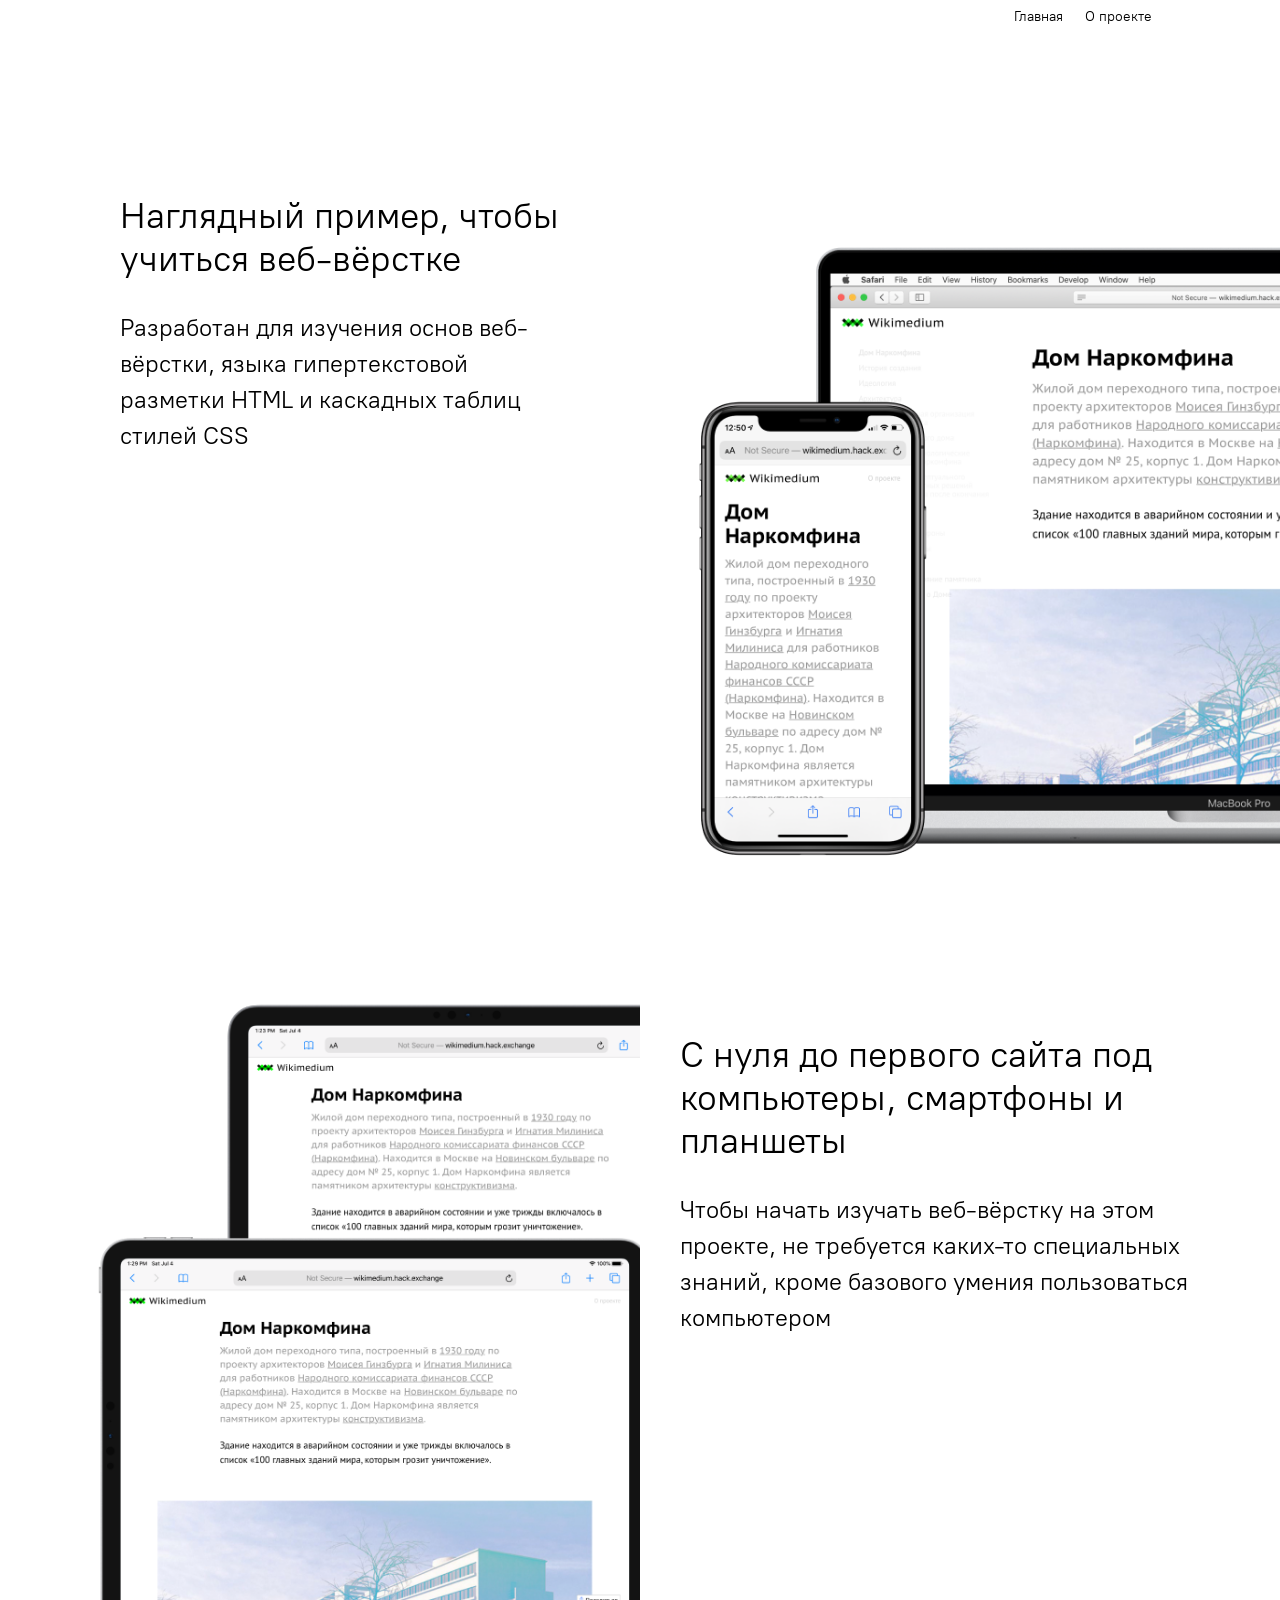
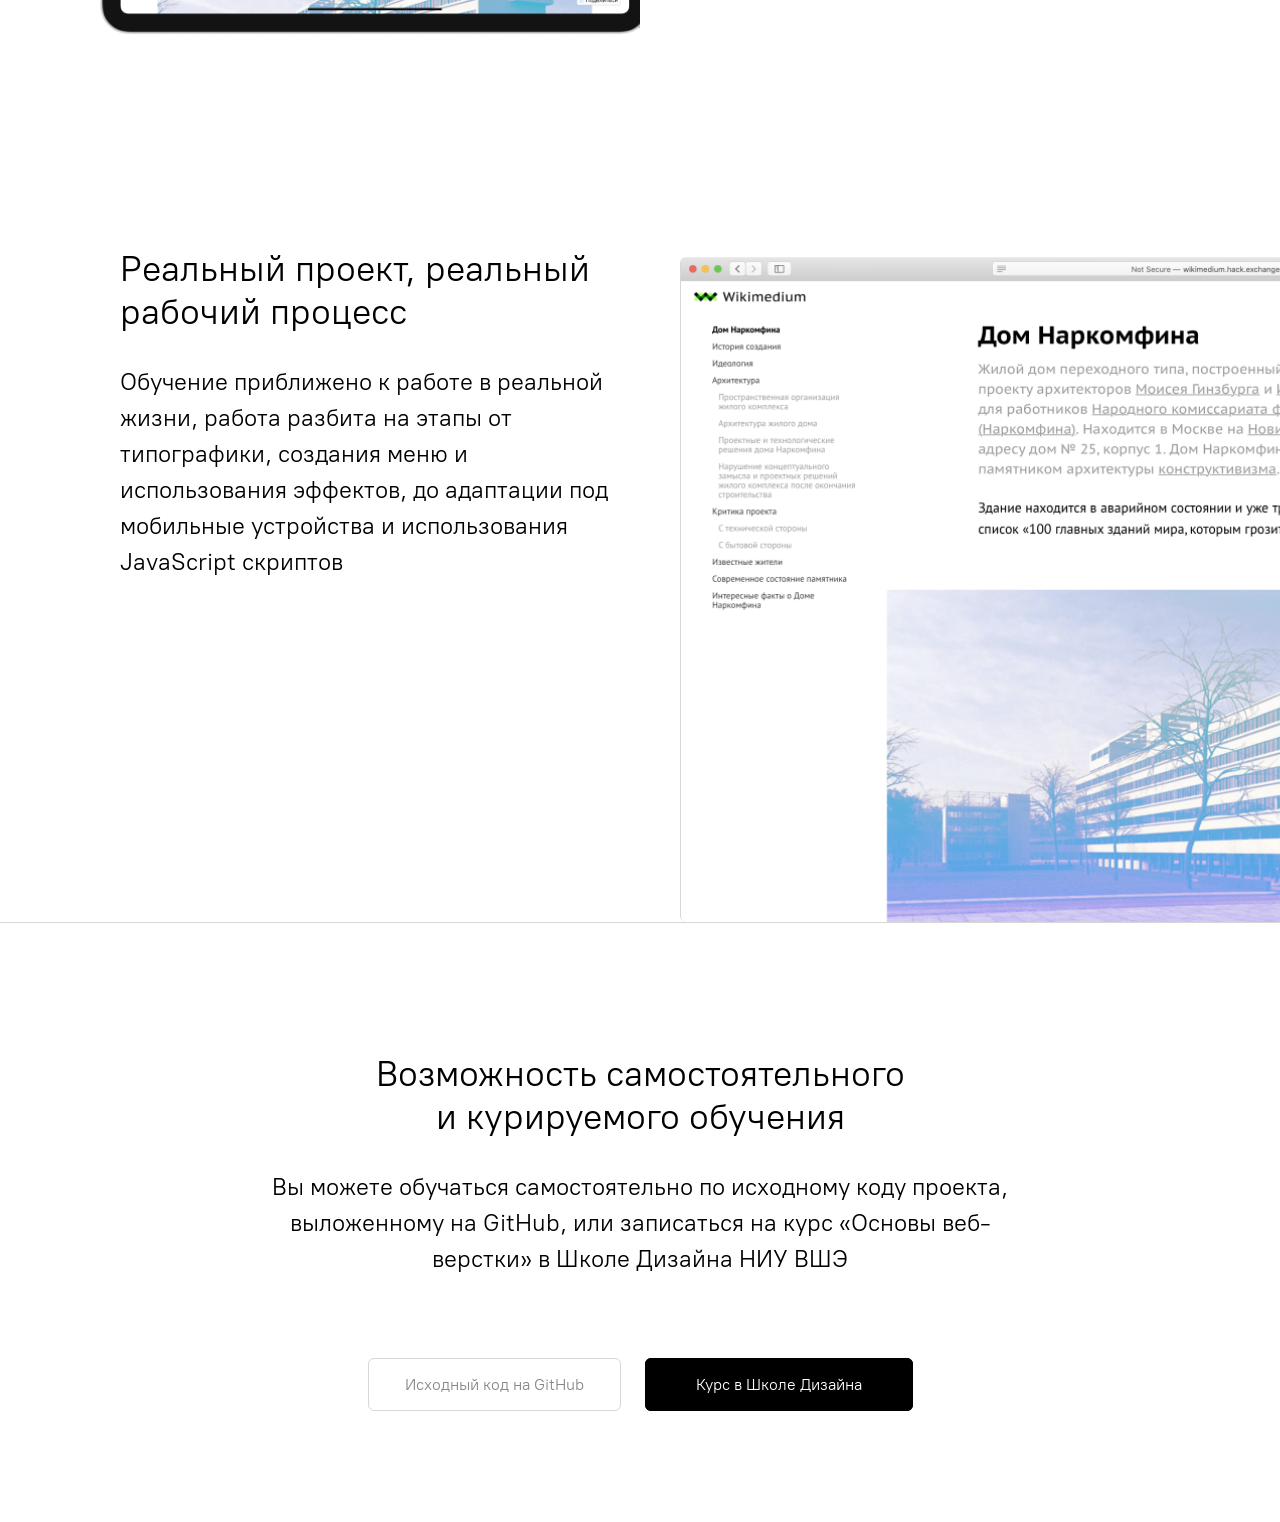
<file: about.html>
<!doctype html>
<html lang="ru">
  <head>
    <meta charset="UTF-8" />
    <meta name="viewport" content="width=device-width, initial-scale=1.0" />
    <title>О проекте</title>
    <link rel="stylesheet" href="stylesheets/style.css" />
    <link rel="icon" href="images/favicon.ico" type="image/x-icon" />
    <link rel="icon" href="images/favicon.png" type="image/png" />
  </head>
  <body>
    <nav class="menubar">
      <a href="index.html">Главная</a>
      <a href="about.html">О проекте</a>
    </nav>

    <main class="about">
      <section class="section-1">
        <div>
          <h2>Наглядный пример, чтобы учиться веб-вёрстке</h2>
          <p>
            Разработан для изучения основ веб-вёрстки, языка гипертекстовой
            разметки HTML и каскадных таблиц стилей CSS
          </p>
        </div>

        <div>
          <img src="images/about1.png" alt="" />
        </div>
      </section>

      <section class="section-2">
        <div>
          <img src="images/about2.png" alt="" />
        </div>

        <div>
          <h2>С нуля до первого сайта под компьютеры, смартфоны и планшеты</h2>
          <p>
            Чтобы начать изучать веб-вёрстку на этом проекте, не требуется
            каких-то специальных знаний, кроме базового умения пользоваться
            компьютером
          </p>
        </div>
      </section>

      <section class="section-3">
        <div>
          <h2>Реальный проект, реальный рабочий процесс</h2>
          <p>
            Обучение приближено к работе в реальной жизни, работа разбита на
            этапы от типографики, создания меню и использования эффектов, до
            адаптации под мобильные устройства и использования JavaScript
            скриптов
          </p>
        </div>

        <div>
          <img src="images/about3.png" alt="" />
        </div>
      </section>
      <section class="section-4">
        <div>
          <h2>Возможность самостоятельного<br />и курируемого обучения</h2>

          <p>
            Вы можете обучаться самостоятельно по исходному коду проекта,
            выложенному на GitHub, или записаться на курс «Основы веб-верстки» в
            Школе Дизайна НИУ ВШЭ
          </p>
        </div>

        <div class="about-links">
          <a
            href="https://github.com/annkomkova/b26ds09"
            class="about-link light"
            >Исходный код на GitHub</a
          >
          <a
            href="https://design.hse.ru/ba/design/programming"
            class="about-link dark"
            >Курс в Школе Дизайна</a
          >
        </div>
      </section>
    </main>
  </body>
</html>
</file>
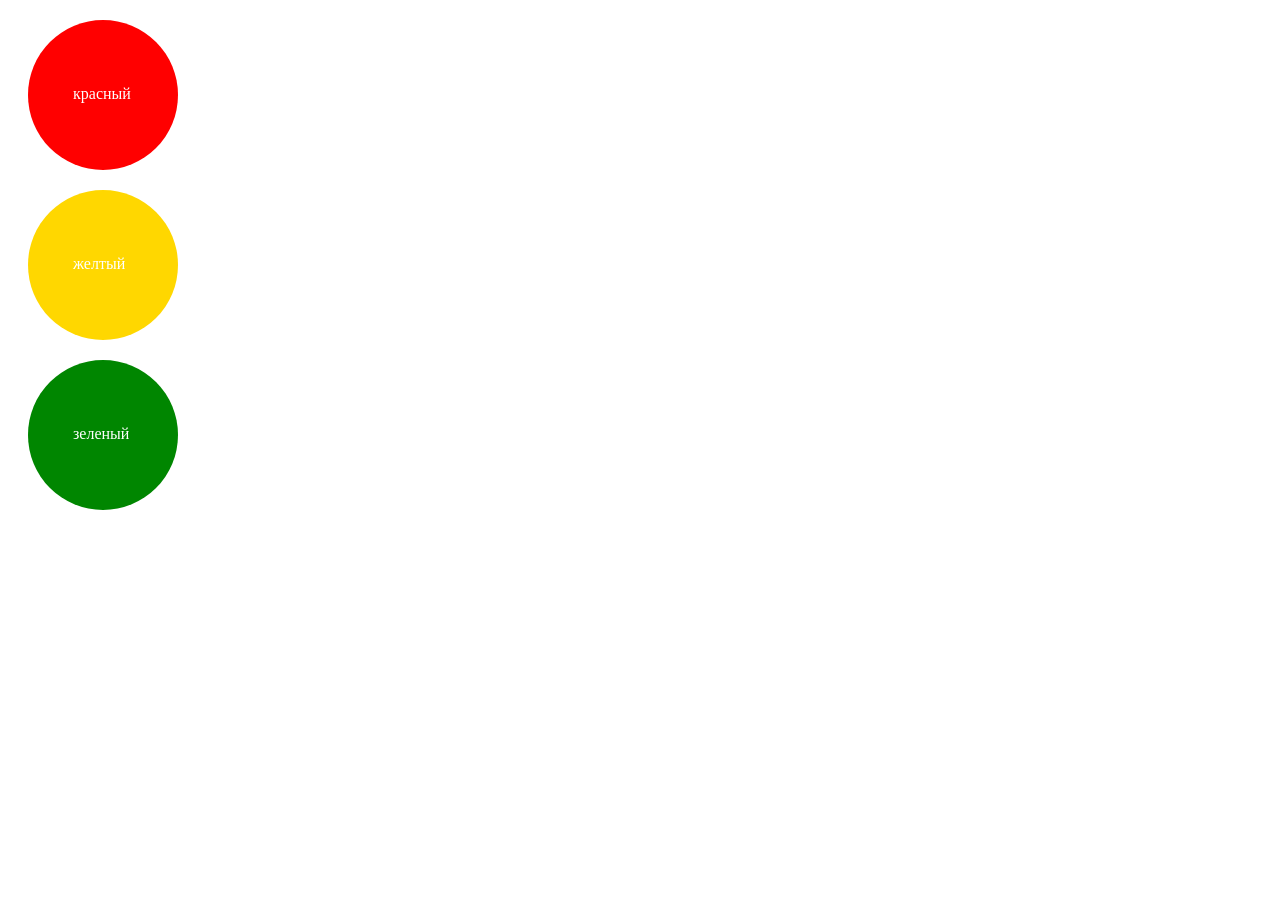
<file: css-base.html>
<!doctype html>
<html lang="en">
  <head>
    <meta charset="UTF-8" />
    <meta name="viewport" content="width=device-width, initial-scale=1.0" />
    <title>Основы CSS</title>
    <style>
      * {
        box-sizing: border-box;
      }
      body {
        color: white;
      }
      p {
        width: 150px;
        height: 150px;
        background-color: aqua;
        border-radius: 0;
        margin: 20px;
        padding: 65px 45px;
      }
      p {
        border-radius: 100%;
      }
      .red {
        background-color: #ff0000;
      }
      .gold {
        background-color: gold;
      }
      .green {
        background-color: rgb(0, 134, 0);
      }
    </style>
  </head>
  <body>
    <p class="red">красный</p>
    <p class="gold">желтый</p>
    <p class="green">зеленый</p>
  </body>
</html>
</file>
<file: stylesheets/style.css>
@import "reset.css";
@import "fonts.css";
@import "layout.css";
</file>
